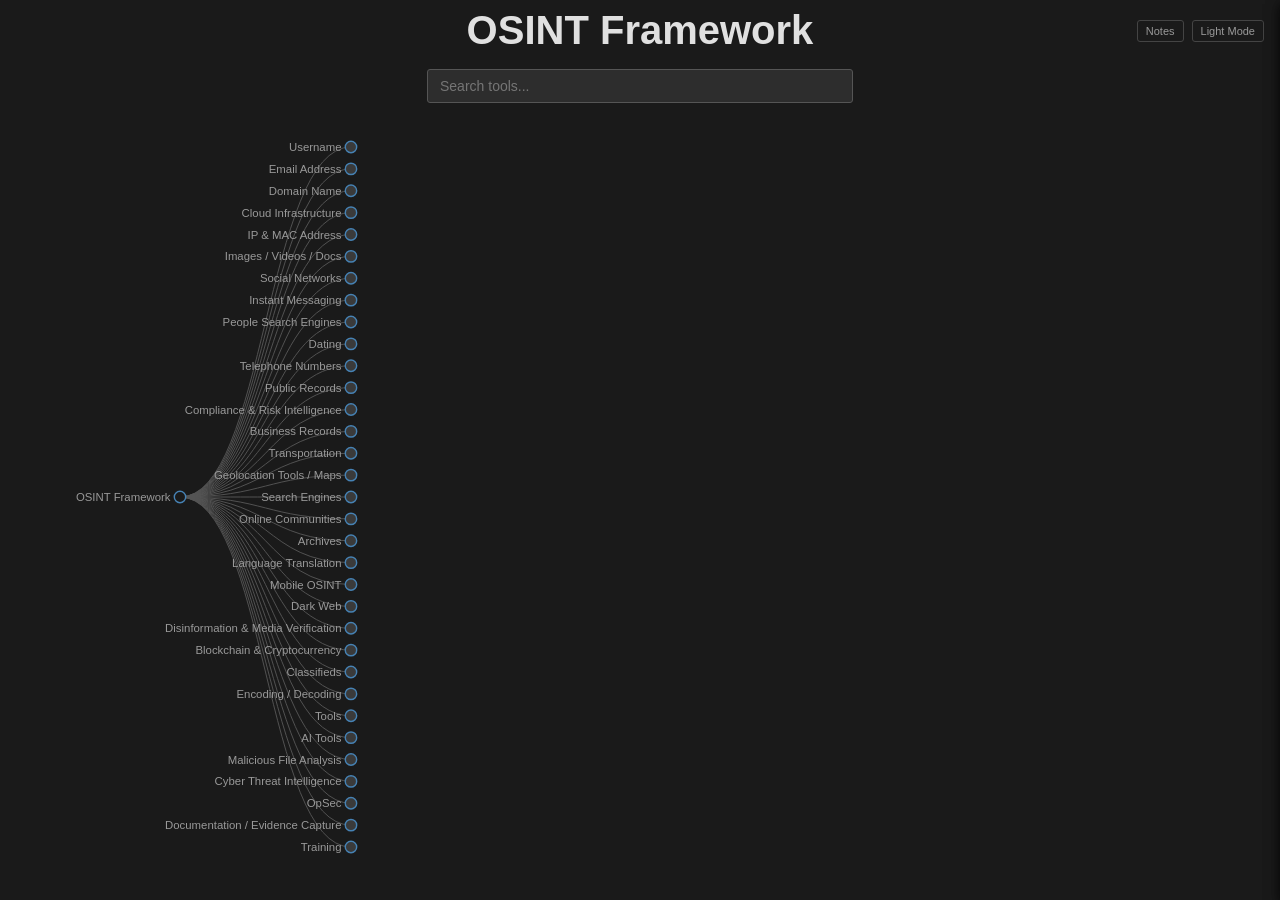
<file: extracted/OSINT-HUB/osint-framework/public/index.html>
<!DOCTYPE html>
<html>
  <head>
    <meta charset="UTF-8">

    <!-- Viewport Settings -->
    <meta name="viewport" content="width=device-width, initial-scale=1.0">
    <meta http-equiv="Content-Type" content="text/html;charset=utf-8"/>
    <link type="text/css" rel="stylesheet" href="css/arf.css"/>
    <link type="text/css" rel="stylesheet" href="css/panel.css"/>
    <script type="text/javascript" src="js/d3.min.js"></script>
    <title>OSINT Framework</title>
  </head>
  <noscript>
    <p>Sorry, Your browser does not support JavaScript! Activate JavaScript on your browser or look for a compatible
      browser to use the site.</p>
  </noscript>
  <body>
    <!-- Apply light-mode class immediately if stored preference is light -->
    <script>
      (function() {
        if (localStorage.getItem("theme") === "light") {
          document.body.classList.add("light-mode");
        }
      })();
    </script>
    <div id="body">
      <div id="header">
        <span id="header-title">OSINT Framework</span>
        <div id="header-actions">
          <button id="header-notes-btn" onclick="toggleNotesPanel()">Notes</button>
          <button id="header-theme-toggle" onclick="goDark()">Light Mode</button>
        </div>
      </div>
      <div id="search-container">
        <input type="text" id="search-input" placeholder="Search tools..." autocomplete="off" aria-label="Search OSINT tools">
        <div id="search-results" role="listbox" aria-label="Search results"></div>
      </div>
    </div>

    <!-- Tool details panel -->
    <div id="panel-overlay"></div>
    <div id="tool-panel" role="complementary" aria-label="Tool details">
      <div id="panel-header">
        <div id="panel-header-text">
          <span id="panel-title"></span>
          <div id="panel-breadcrumb" class="empty"></div>
        </div>
        <button id="panel-close" aria-label="Close panel">&#x2715;</button>
      </div>
      <div id="panel-body">
        <div id="panel-cta-section" class="empty">
          <a id="panel-open-tool" href="#" target="_blank" rel="noopener noreferrer">Open Tool &rarr;</a>
        </div>

        <hr class="panel-divider">

        <div id="panel-badges" class="empty"></div>

        <div id="panel-description-section" class="empty">
          <span class="panel-section-label">Description</span>
          <span id="panel-description"></span>
        </div>

        <div id="panel-usage-section" class="empty">
          <span class="panel-section-label">Usage Context</span>
          <span id="panel-usage"></span>
        </div>

        <div id="panel-io-section" class="empty">
          <span class="panel-section-label">Input &rarr; Output</span>
          <span id="panel-io"></span>
        </div>

        <hr class="panel-divider">

        <div id="panel-opsec-section" class="empty">
          <span class="panel-section-label">OPSEC Notes</span>
          <span id="panel-opsec"></span>
        </div>

        <div id="panel-rating-section" class="empty">
          <span class="panel-section-label">Community Rating</span>
          <div id="panel-rating-row">
            <div id="star-rating">
              <button class="star-zero-btn" data-value="0" aria-label="Rate 0 stars" title="0 stars">0</button>
              <span class="star-pos" data-star="1">
                <span class="star-icon">&#9733;</span>
                <button class="star-click star-left" data-value="0.5" aria-label="Rate 0.5 stars"></button>
                <button class="star-click star-right" data-value="1" aria-label="Rate 1 star"></button>
              </span>
              <span class="star-pos" data-star="2">
                <span class="star-icon">&#9733;</span>
                <button class="star-click star-left" data-value="1.5" aria-label="Rate 1.5 stars"></button>
                <button class="star-click star-right" data-value="2" aria-label="Rate 2 stars"></button>
              </span>
              <span class="star-pos" data-star="3">
                <span class="star-icon">&#9733;</span>
                <button class="star-click star-left" data-value="2.5" aria-label="Rate 2.5 stars"></button>
                <button class="star-click star-right" data-value="3" aria-label="Rate 3 stars"></button>
              </span>
              <span class="star-pos" data-star="4">
                <span class="star-icon">&#9733;</span>
                <button class="star-click star-left" data-value="3.5" aria-label="Rate 3.5 stars"></button>
                <button class="star-click star-right" data-value="4" aria-label="Rate 4 stars"></button>
              </span>
              <span class="star-pos" data-star="5">
                <span class="star-icon">&#9733;</span>
                <button class="star-click star-left" data-value="4.5" aria-label="Rate 4.5 stars"></button>
                <button class="star-click star-right" data-value="5" aria-label="Rate 5 stars"></button>
              </span>
            </div>
            <span id="rating-avg">&#8230;</span>
          </div>
        </div>

      </div>
      <div id="panel-footer">
        <div id="panel-report-section">
          <span class="panel-section-label">Report an Issue</span>
          <div id="panel-report-buttons">
            <button class="report-btn" data-type="dead_link">Dead link</button>
            <button class="report-btn" data-type="paywalled">Paywalled</button>
            <button class="report-btn" data-type="incorrect_info">Incorrect info</button>
          </div>
          <div id="panel-report-feedback" class="panel-report-feedback hidden"></div>
        </div>
      </div>
    </div>

    <script src="js/arf.js"></script>

    <div class="legend"><p>
    <span class="badge badge-T">T</span> - Indicates a link to a tool that must be installed and run locally<br>
    <span class="badge badge-D">D</span> - Google Dork, for more information: <a href="https://en.wikipedia.org/wiki/Google_hacking">Google Hacking</a><br>
    <span class="badge badge-R">R</span> - Requires registration<br>
    <span class="badge badge-M">M</span> - Indicates a URL that contains the search term and the URL itself must be edited manually<br>
    </p>
    <script>
      (function() {
        var isLight = localStorage.getItem("theme") === "light";
        var btn = document.getElementById("header-theme-toggle");
        if (btn) btn.textContent = isLight ? "Dark Mode" : "Light Mode";
      })();
    </script>
    </div>

    <div id="notes-content">
      <h3>Notes</h3>
      OSINT framework focused on gathering information from free tools or resources.  The intention is to help people find free OSINT resources.  Some of the sites included might require registration or offer more data for $$$, but you should be able to get at least a portion of the available information for no cost.<br>

      <p>I originally created this framework with an information security point of view.  Since then, the response from other fields and disciplines has been incredible.  I would love to be able to include any other OSINT resources, especially from fields outside of infosec.  Please let me know about anything that might be missing!</p>

      <h3>For Update Notifications</h3>
      Follow me on Twitter: <a href="https://twitter.com/jnordine">@jnordine</a><br>
      Watch or star the project on Github: <a href="https://github.com/lockfale/osint-framework">https://github.com/lockfale/osint-framework</a>

      <h3>Suggestions, Comments, Feedback</h3>
      Feedback or new tool suggestions are extremely welcome!  Please feel free to reach out on Twitter or submit an issue on Github.
    </div>

    <!-- Mobile notes button (visible only on mobile) -->
    <button id="mobile-notes-btn" onclick="toggleNotesPanel()">Notes</button>

    <!-- Mobile notes overlay panel -->
    <div id="notes-overlay"></div>
    <div id="notes-panel">
      <div id="notes-panel-header">
        <span id="notes-panel-title">Notes</span>
        <button id="notes-panel-close" onclick="toggleNotesPanel()" aria-label="Close notes">&#x2715;</button>
      </div>
      <div id="notes-panel-body"></div>
    </div>

  </body>

</html>
</file>
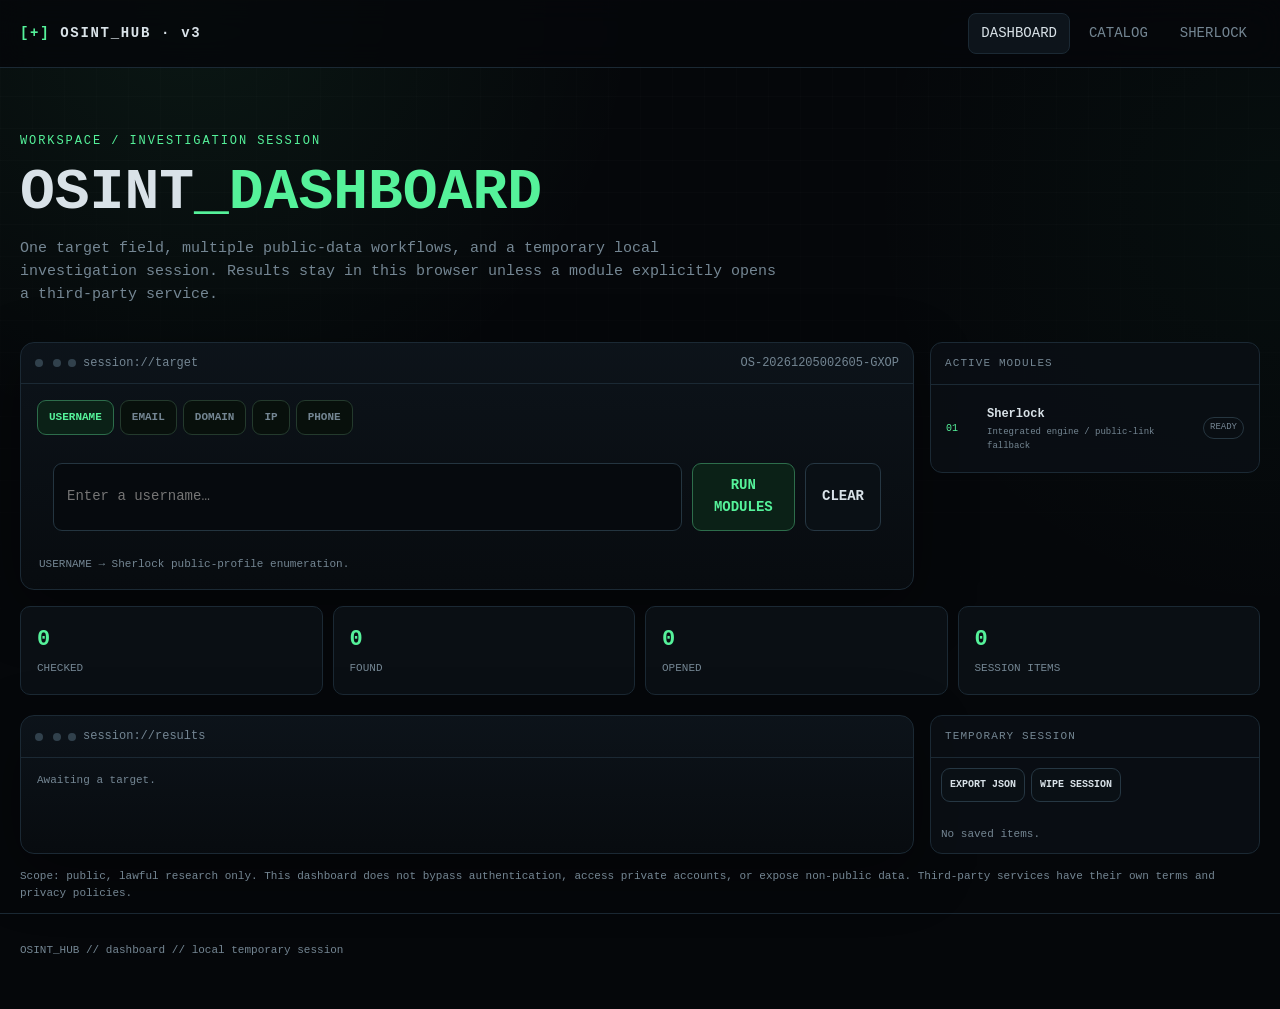
<file: dashboard.html>
<!doctype html>
<html lang="en">
<head>
<meta charset="utf-8"><meta name="viewport" content="width=device-width,initial-scale=1">
<title>OSINT HUB // Dashboard</title><link rel="stylesheet" href="styles.css">
</head>
<body>
<header class="topbar"><div class="container nav">
<a class="brand" href="index.html"><span class="prompt">[+]</span> OSINT_HUB · v3</a>
<nav class="navlinks">
<a class="active" href="dashboard.html">DASHBOARD</a><a href="index.html">CATALOG</a><a href="sherlock.html">SHERLOCK</a>
</nav></div></header>

<main class="container">
<section class="hero compact-hero">
<div class="eyebrow">workspace / investigation session</div>
<h1>OSINT<span class="prompt">_DASHBOARD</span></h1>
<p class="lead">One target field, multiple public-data workflows, and a temporary local investigation session. Results stay in this browser unless a module explicitly opens a third-party service.</p>
</section>

<section class="dashboard-grid">
<section class="terminal target-terminal">
<div class="termhead"><span class="dot"></span><span class="dot"></span><span class="dot"></span><span>session://target</span><span class="term-spacer"></span><span id="sessionId">SESSION —</span></div>
<div class="target-controls">
<div class="type-tabs" id="typeTabs">
<button class="type-tab active" data-type="USERNAME">USERNAME</button>
<button class="type-tab" data-type="EMAIL">EMAIL</button>
<button class="type-tab" data-type="DOMAIN">DOMAIN</button>
<button class="type-tab" data-type="IP">IP</button>
<button class="type-tab" data-type="PHONE">PHONE</button>
</div>
<div class="searchbox">
<input id="target" maxlength="128" placeholder="Enter a username…" autocomplete="off" spellcheck="false">
<button id="run">RUN MODULES</button>
<button id="clear" class="secondary">CLEAR</button>
</div>
<div class="module-hint" id="moduleHint">USERNAME → Sherlock public-profile enumeration.</div>
</div>
</section>

<section class="panel module-panel">
<div class="paneltitle">ACTIVE MODULES</div>
<div id="modules" class="module-list"></div>
</section>
</section>

<section class="stats dashboard-stats">
<div class="stat"><b id="checked">0</b><span>CHECKED</span></div>
<div class="stat"><b id="found">0</b><span>FOUND</span></div>
<div class="stat"><b id="opened">0</b><span>OPENED</span></div>
<div class="stat"><b id="sessionCount">0</b><span>SESSION ITEMS</span></div>
</section>

<section class="workspace">
<section class="terminal">
<div class="termhead"><span class="dot"></span><span class="dot"></span><span class="dot"></span><span>session://results</span></div>
<div id="progress" class="progress"><i></i></div>
<div id="status" class="results"><div class="notice">Awaiting a target.</div></div>
<div id="results" class="results"></div>
</section>

<aside class="panel session-panel">
<div class="paneltitle">TEMPORARY SESSION</div>
<div class="session-tools">
<button id="export" class="secondary">EXPORT JSON</button>
<button id="wipe" class="secondary">WIPE SESSION</button>
</div>
<div id="sessionItems" class="session-items"><div class="notice">No saved items.</div></div>
</aside>
</section>

<p class="notice">Scope: public, lawful research only. This dashboard does not bypass authentication, access private accounts, or expose non-public data. Third-party services have their own terms and privacy policies.</p>
</main>
<footer><div class="container">OSINT_HUB // dashboard // local temporary session</div></footer>
<script src="runtime.js"></script>
<script src="dashboard.js"></script>
</body></html>
</file>
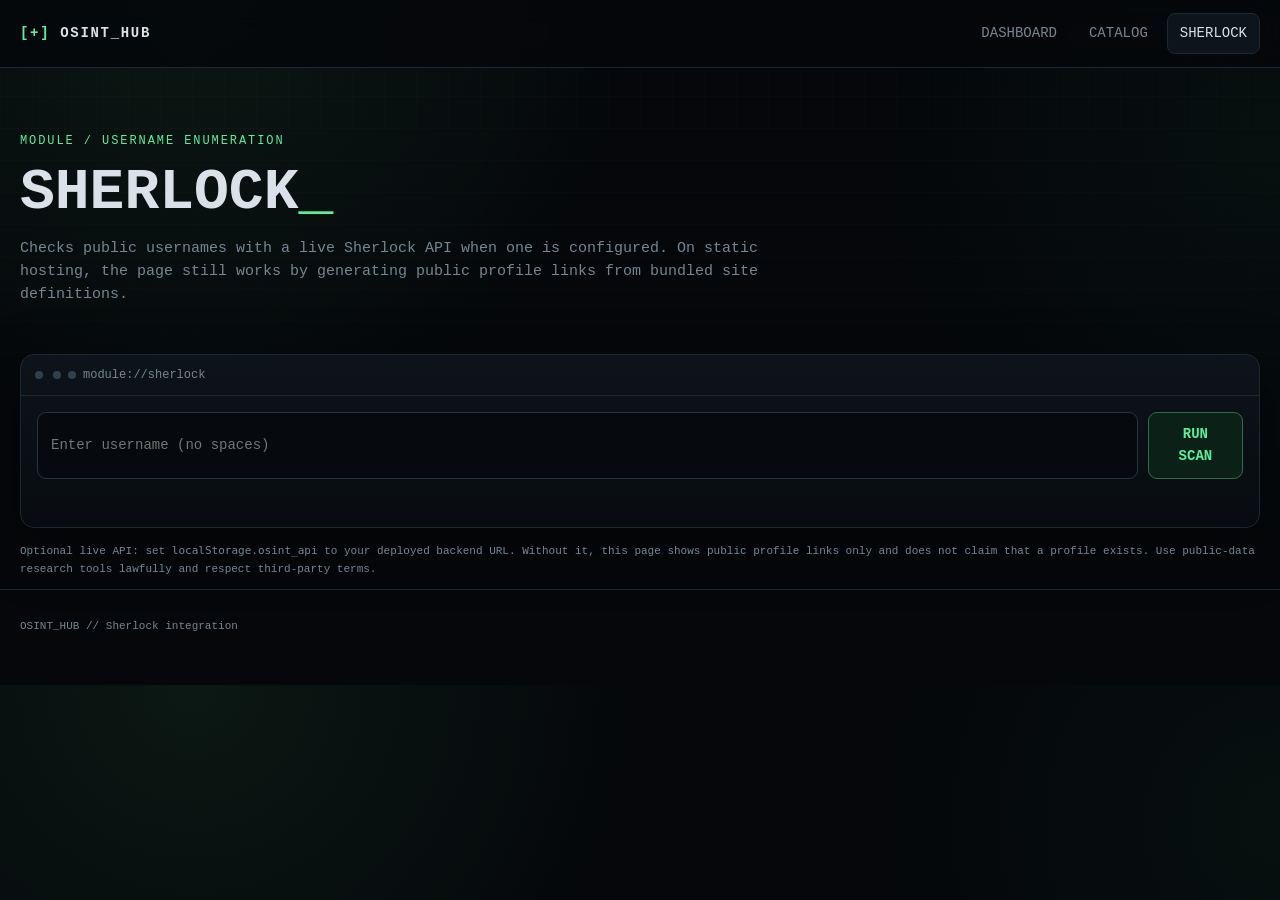
<file: sherlock.html>
<!doctype html>
<html lang="en"><head><meta charset="utf-8"><meta name="viewport" content="width=device-width,initial-scale=1"><title>OSINT HUB // Sherlock</title><link rel="stylesheet" href="styles.css"></head>
<body><header class="topbar"><div class="container nav"><a class="brand" href="index.html"><span class="prompt">[+]</span> OSINT_HUB</a><nav class="navlinks"><a href="dashboard.html">DASHBOARD</a><a href="index.html">CATALOG</a><a class="active" href="sherlock.html">SHERLOCK</a></nav></div></header>
<main class="container"><section class="hero"><div class="eyebrow">module / username enumeration</div><h1>SHERLOCK<span class="prompt">_</span></h1><p class="lead">Checks public usernames with a live Sherlock API when one is configured. On static hosting, the page still works by generating public profile links from bundled site definitions.</p></section>
<section class="terminal"><div class="termhead"><span class="dot"></span><span class="dot"></span><span class="dot"></span><span>module://sherlock</span></div><div class="searchbox"><input id="username" maxlength="64" placeholder="Enter username (no spaces)" autocomplete="off"><button id="run">RUN SCAN</button></div><div class="progress" id="progress"><i></i></div><div class="results" id="summary"></div><div class="results" id="results"></div></section>
<p class="notice">Optional live API: set <code>localStorage.osint_api</code> to your deployed backend URL. Without it, this page shows public profile links only and does not claim that a profile exists. Use public-data research tools lawfully and respect third-party terms.</p></main><footer><div class="container">OSINT_HUB // Sherlock integration</div></footer>
<script src="./runtime.js?v=20260901"></script>
<script>
/* Self-contained fallback for static hosting or a missing runtime.js asset. */
if (!window.OSINTHub) {
  window.OSINTHub = (() => {
    async function fetchJson(url, timeout = 12000) {
      const controller = new AbortController();
      const timer = setTimeout(() => controller.abort(), timeout);
      try {
        const response = await fetch(url, { signal: controller.signal, headers: { Accept: 'application/json' } });
        const text = await response.text();
        let data = null;
        try { data = text ? JSON.parse(text) : null; } catch (_) {}
        if (!response.ok) throw new Error((data && (data.detail || data.message)) || `HTTP ${response.status}`);
        if (data === null) throw new Error('Server did not return JSON');
        return data;
      } finally { clearTimeout(timer); }
    }
    async function publicUsernameLinks(username, limit = 120) {
      const data = await fetchJson('./sherlock-data.json', 12000);
      const items = [];
      for (const [site, info] of Object.entries(data)) {
        if (!info || typeof info !== 'object' || typeof info.url !== 'string') continue;
        if (info.regexCheck) { try { if (!(new RegExp(info.regexCheck)).test(username)) continue; } catch (_) {} }
        const url = info.url.replace(/\{\}/g, encodeURIComponent(username));
        if (!/^https?:\/\//i.test(url)) continue;
        items.push({ site, url });
        if (items.length >= limit) break;
      }
      return items;
    }
    return {
      api: async () => { throw new Error('No live API is configured.'); },
      publicUsernameLinks,
      apiConfigured: false
    };
  })();
}
</script>
<script>
const $=id=>document.getElementById(id);const esc=s=>String(s??'').replace(/[&<>"']/g,c=>({'&':'&amp;','<':'&lt;','>':'&gt;','"':'&quot;',"'":'&#39;'}[c]));$('run').onclick=scan;$('username').addEventListener('keydown',e=>{if(e.key==='Enter')scan()});
async function scan(){const u=$('username').value.trim();if(!u){$('summary').innerHTML='<div class="notice">Enter a username first.</div>';return}if(/\s/.test(u)||u.length>64){$('summary').innerHTML='<div class="notice">Username must not contain whitespace and must be 64 characters or fewer.</div>';return}$('run').disabled=true;$('progress').style.display='block';$('results').innerHTML='';$('summary').innerHTML='<div class="notice">Initializing username workflow…</div>';try{const d=await OSINTHub.api(`/api/username/${encodeURIComponent(u)}`,45000);const rows=(d.results||[]).filter(x=>x.status==='CLAIMED');$('summary').innerHTML=`<div class="stats" style="margin:0 0 10px"><div class="stat"><b>${esc(d.checked)}</b><span>CHECKED</span></div><div class="stat"><b>${esc(d.found)}</b><span>CLAIMED</span></div><div class="stat"><b>${esc(d.username)}</b><span>QUERY</span></div><div class="stat"><b>API</b><span>MODE</span></div></div>`;$('results').innerHTML=rows.length?rows.map(x=>`<div class="result"><a href="${esc(x.url)}" target="_blank" rel="noopener noreferrer">${esc(x.site)}</a><span class="status CLAIMED">CLAIMED</span></div>`).join(''):'<div class="empty">No claimed profiles were returned.</div>'}catch(_){try{const rows=await OSINTHub.publicUsernameLinks(u,120);$('summary').innerHTML=`<div class="stats" style="margin:0 0 10px"><div class="stat"><b>${rows.length}</b><span>PUBLIC LINKS</span></div><div class="stat"><b>—</b><span>CLAIMED</span></div><div class="stat"><b>${esc(u)}</b><span>QUERY</span></div><div class="stat"><b>STATIC</b><span>MODE</span></div></div>`;$('results').innerHTML=rows.length?rows.map(x=>`<div class="result"><a href="${esc(x.url)}" target="_blank" rel="noopener noreferrer">${esc(x.site)}</a><span class="status">PUBLIC LINK</span></div>`).join(''):'<div class="empty">No compatible public profile links were generated.</div>'}catch(e){$('summary').innerHTML=`<div class="notice" style="color:var(--danger)">ERROR: ${esc(e.message)}</div>`}}finally{$('progress').style.display='none';$('run').disabled=false}}
</script></body></html>
</file>
<file: extracted/OSINT-HUB/osint-framework/public/css/arf.css>
/* === Design tokens === */
:root {
  /* Colors */
  --color-bg:               #1a1a1a;
  --color-surface:          #2d2d2d;
  --color-text-primary:     #e0e0e0;
  --color-text-secondary:   #999;
  --color-node-stroke:      steelblue;
  --color-node-fill-branch: #3a3a3a;
  --color-node-fill-leaf:   #1a1a1a;
  --color-link:             #555;
  --color-noscript-bg:      #2a1a00;
  --color-noscript-border:  #7a4a00;
  --color-legend:           #e0e0e0;
  --color-header:           #e0e0e0;

  /* Status badge colors — saturated enough for both light and dark backgrounds */
  --badge-T: #4a9eda;
  --badge-D: #e8944a;
  --badge-R: #c8a030;
  --badge-M: #9a7eda;
  --color-accent:           #4a9eda;
  --color-border:           #444;

  /* Shadows */
  --shadow-sm:  0 1px 3px rgba(0,0,0,0.4);
  --shadow-md:  0 4px 12px rgba(0,0,0,0.5);

  /* Border radius */
  --radius-sm:  3px;
  --radius-md:  6px;

  /* Spacing (4px base scale) */
  --space-1:  4px;
  --space-2:  8px;
  --space-3:  12px;
  --space-4:  16px;
  --space-5:  24px;
  --space-6:  32px;

  /* Typography */
  --font-family: 'Inter', -apple-system, BlinkMacSystemFont, 'Segoe UI', Roboto,
                 'Helvetica Neue', Arial, sans-serif;
  --font-size-sm:   11px;
  --font-size-base: 14px;
  --font-size-lg:   16px;
  --font-size-xl:   40px;
}

body.light-mode {
  --color-bg:               #ffffff;
  --color-surface:          #f5f5f5;
  --color-text-primary:     #000000;
  --color-text-secondary:   #767676;
  --color-node-stroke:      steelblue;
  --color-node-fill-branch: lightsteelblue;
  --color-node-fill-leaf:   #ffffff;
  --color-link:             #ccc;
  --color-noscript-bg:      rgb(255, 228, 196);
  --color-noscript-border:  rgb(255, 204, 153);
  --color-legend:           #000000;
  --color-header:           #000000;
  --color-border:           #ddd;
  --shadow-sm:              0 1px 3px rgba(0,0,0,0.12);
  --shadow-md:              0 4px 12px rgba(0,0,0,0.15);
}

body {
  background-color: var(--color-bg);
  color: var(--color-text-primary);
  font-size: var(--font-size-base);
  font-family: var(--font-family);
  margin: 0;
  overflow: hidden;
}

noscript p {
  text-align: center;
  background-color: var(--color-noscript-bg);
  color: var(--color-text-primary);
  margin: 0 auto;
  width: 80vw;
  padding: 25px 0;
  margin-top: 80px;
  border-radius: 10px;
  border: 1px solid var(--color-noscript-border);
  margin-bottom: 20px;
  display: flex-wrap;
}

#body {
  margin: 0 auto;
  position: relative;
}

svg {
  display: block;
  width: 100%;
  /* Fill remaining viewport height below header + search bar */
  height: calc(100vh - 120px);
  cursor: grab;
}

svg:active {
  cursor: grabbing;
}

#header {
  display: flex;
  align-items: center;
  justify-content: center;
  position: relative;
  font-size: var(--font-size-xl);
  font-weight: bold;
  text-align: center;
  color: var(--color-header);
  padding: var(--space-2) var(--space-4);
}

#header-actions {
  position: absolute;
  right: var(--space-4);
  top: 50%;
  transform: translateY(-50%);
  display: flex;
  gap: var(--space-2);
  align-items: center;
}

#header-actions button {
  background: none;
  border: 1px solid var(--color-border);
  border-radius: var(--radius-sm);
  color: var(--color-text-secondary);
  font-size: var(--font-size-sm);
  font-family: var(--font-family);
  padding: var(--space-1) var(--space-2);
  cursor: pointer;
  white-space: nowrap;
}

#header-actions button:hover {
  color: var(--color-text-primary);
  border-color: var(--color-text-secondary);
}

.legend {
  display: none;
}

#notes-content {
  display: none;
}

.legend a {
  color: var(--color-node-stroke);
}

.node {
  cursor: pointer;
}

.node circle {
  cursor: pointer;
  fill: var(--color-node-fill-leaf);
  stroke: var(--color-node-stroke);
  stroke-width: 1.5px;
}

.node text {
  font-size: 12px;
  fill: var(--color-text-primary);
}

path.link {
  fill: none;
  stroke: var(--color-link);
  stroke-width: 1px;
}

h3 {
  color: var(--color-text-primary);
}

a {
  color: var(--color-node-stroke);
}

/* Status badge pills (used in legend) */
.badge {
  display: inline-block;
  font-size: 10px;
  font-weight: bold;
  padding: 1px 4px;
  border-radius: 3px;
  color: #fff;
  vertical-align: middle;
}
.badge-T { background-color: var(--badge-T); }
.badge-D { background-color: var(--badge-D); }
.badge-R { background-color: var(--badge-R); }
.badge-M { background-color: var(--badge-M); }
/* Search */
#search-container {
  text-align: center;
  padding: var(--space-2) 0 var(--space-1);
}

#search-input {
  width: 400px;
  max-width: 90vw;
  padding: var(--space-2) var(--space-3);
  font-size: var(--font-size-base);
  font-family: var(--font-family);
  background: var(--color-surface);
  color: var(--color-text-primary);
  border: 1px solid var(--color-link);
  border-radius: var(--radius-sm);
  outline: none;
}

#search-input:focus {
  border-color: var(--color-accent);
  box-shadow: 0 0 0 2px rgba(74, 158, 218, 0.25);
}

#search-results {
  margin: var(--space-2) auto 0;
  width: 600px;
  max-width: 90vw;
  text-align: left;
  background: var(--color-surface);
  border: 1px solid var(--color-link);
  border-radius: var(--radius-sm);
  box-shadow: var(--shadow-md);
  max-height: 400px;
  overflow-y: auto;
  display: none;
}

#search-results.visible {
  display: block;
}

.search-result-item {
  padding: var(--space-2) var(--space-3);
  border-bottom: 1px solid var(--color-link);
  font-size: 13px;
  cursor: pointer;
}

.search-result-item:last-child {
  border-bottom: none;
}

.search-result-item:hover {
  background: var(--color-bg);
}

.search-result-header {
  display: flex;
  align-items: center;
  gap: 6px;
}

.search-result-name {
  font-weight: bold;
  color: var(--color-node-stroke);
}

.search-result-ext {
  font-size: 11px;
  color: var(--color-text-secondary);
  text-decoration: none;
  flex-shrink: 0;
  line-height: 1;
}

.search-result-ext:hover {
  color: var(--color-node-stroke);
  text-decoration: none;
}

.search-result-path {
  color: var(--color-text-secondary);
  font-size: var(--font-size-sm);
  margin-top: 2px;
}

.search-no-results {
  padding: var(--space-3);
  color: var(--color-text-secondary);
  text-align: center;
}

/* Mobile floating notes button (hidden on desktop; header button used instead) */
#mobile-notes-btn {
  display: none;
}

/* Notes overlay */
#notes-overlay {
  display: none;
  position: fixed;
  inset: 0;
  background: rgba(0, 0, 0, 0.5);
  z-index: 299;
}

#notes-overlay.visible {
  display: block;
}

/* Notes panel (desktop: side panel) */
#notes-panel {
  display: flex;
  flex-direction: column;
  position: fixed;
  top: 0;
  right: 0;
  width: 400px;
  max-width: 100vw;
  height: 100vh;
  background: var(--color-surface);
  z-index: 300;
  transform: translateX(100%);
  transition: transform 250ms ease;
  will-change: transform;
  box-shadow: var(--shadow-md);
}

#notes-panel.open {
  transform: translateX(0);
}

#notes-panel-header {
  display: flex;
  align-items: center;
  justify-content: space-between;
  padding: var(--space-4);
  border-bottom: 1px solid var(--color-border);
  flex-shrink: 0;
}

#notes-panel-title {
  font-size: var(--font-size-lg);
  font-weight: bold;
  color: var(--color-text-primary);
}

#notes-panel-close {
  background: none;
  border: none;
  color: var(--color-text-secondary);
  font-size: 20px;
  line-height: 1;
  cursor: pointer;
  padding: 2px var(--space-1);
  border-radius: var(--radius-sm);
}

#notes-panel-close:hover {
  color: var(--color-text-primary);
  background: var(--color-bg);
}

#notes-panel-body {
  flex: 1;
  padding: var(--space-4);
  overflow-y: auto;
  font-size: var(--font-size-base);
  color: var(--color-text-primary);
  line-height: 1.6;
}

#notes-panel-body a {
  color: var(--color-node-stroke);
}

#notes-panel-body h3 {
  margin-top: var(--space-4);
  margin-bottom: var(--space-2);
}

#notes-panel-body h3:first-child {
  margin-top: 0;
}

/* === Mobile responsive === */
@media (max-width: 768px) {
  #header {
    font-size: var(--font-size-lg);
    top: 0;
    position: relative;
    padding: var(--space-2) var(--space-3);
  }

  #header-actions {
    right: var(--space-3);
  }

  /* Hide desktop notes button on mobile (floating button used instead) */
  #header-notes-btn {
    display: none;
  }

  #search-container {
    padding: var(--space-1) 0;
  }

  #search-input {
    padding: var(--space-1) var(--space-2);
    font-size: 13px;
  }

  /* Maximize SVG tree viewport */
  svg {
    height: calc(100vh - 80px);
  }

  /* Floating notes button (mobile only) */
  #mobile-notes-btn {
    display: block;
    position: fixed;
    bottom: var(--space-4);
    left: 50%;
    transform: translateX(-50%);
    background: var(--color-surface);
    color: var(--color-text-primary);
    border: 1px solid var(--color-border);
    border-radius: 20px;
    padding: var(--space-2) var(--space-5);
    font-size: var(--font-size-base);
    font-family: var(--font-family);
    font-weight: bold;
    cursor: pointer;
    box-shadow: var(--shadow-md);
    z-index: 100;
  }

  #mobile-notes-btn:hover {
    background: var(--color-bg);
  }

  /* Full-width notes panel on mobile */
  #notes-panel {
    width: 100vw;
    box-shadow: none;
  }
}
</file>
<file: extracted/OSINT-HUB/osint-framework/public/css/panel.css>
/* === Tool Details Panel === */

/* Overlay backdrop (mobile) */
#panel-overlay {
  display: none;
  position: fixed;
  inset: 0;
  background: rgba(0, 0, 0, 0.5);
  z-index: 199;
}

#panel-overlay.visible {
  display: block;
  pointer-events: none;
}

/* Panel container */
#tool-panel {
  position: fixed;
  top: 0;
  right: 0;
  width: 340px;
  height: 100vh;
  height: 100dvh;
  background: var(--color-surface);
  border-left: 1px solid var(--color-border);
  box-shadow: var(--shadow-md);
  z-index: 200;
  display: flex;
  flex-direction: column;
  transform: translateX(100%);
  transition: transform 250ms ease;
  will-change: transform;
}

#tool-panel.open {
  transform: translateX(0);
}

/* Header bar */
#panel-header {
  display: flex;
  align-items: flex-start;
  justify-content: space-between;
  gap: var(--space-3);
  padding: var(--space-4);
  border-bottom: 1px solid var(--color-border);
  flex-shrink: 0;
}

#panel-header-text {
  display: flex;
  flex-direction: column;
  gap: var(--space-1);
  min-width: 0;
  flex: 1;
}

#panel-title {
  font-size: var(--font-size-lg);
  font-weight: bold;
  color: var(--color-text-primary);
  line-height: 1.3;
  word-break: break-word;
}

#panel-close {
  background: none;
  border: none;
  color: var(--color-text-secondary);
  font-size: 20px;
  line-height: 1;
  cursor: pointer;
  padding: 2px var(--space-1);
  border-radius: var(--radius-sm);
  flex-shrink: 0;
}

#panel-close:hover {
  color: var(--color-text-primary);
  background: var(--color-bg);
}

/* Panel body sections */
#panel-body {
  flex: 1;
  padding: var(--space-4);
  display: flex;
  flex-direction: column;
  gap: var(--space-4);
  overflow-y: auto;
}

/* Breadcrumb (lives in panel-header now) */
#panel-breadcrumb {
  font-size: var(--font-size-sm);
  color: var(--color-text-secondary);
  line-height: 1.5;
  word-break: break-word;
}

#panel-breadcrumb.empty {
  display: none;
}

/* Badges */
#panel-badges {
  display: flex;
  flex-wrap: wrap;
  gap: var(--space-2);
}

#panel-badges.empty {
  display: none;
}

/* Description */
#panel-description-section {
  display: flex;
  flex-direction: column;
  gap: var(--space-2);
}

#panel-description-section.empty {
  display: none;
}

.panel-section-label {
  font-size: var(--font-size-sm);
  font-weight: bold;
  color: var(--color-text-secondary);
  text-transform: uppercase;
  letter-spacing: 0.05em;
}

#panel-description {
  font-size: var(--font-size-base);
  color: var(--color-text-primary);
  line-height: 1.5;
}

/* Usage context */
#panel-usage-section {
  display: flex;
  flex-direction: column;
  gap: var(--space-2);
}

#panel-usage-section.empty {
  display: none;
}

#panel-usage {
  font-size: var(--font-size-base);
  color: var(--color-text-primary);
  line-height: 1.5;
}

/* Input → Output */
#panel-io-section {
  display: flex;
  flex-direction: column;
  gap: var(--space-2);
}

#panel-io-section.empty {
  display: none;
}

#panel-io {
  font-size: var(--font-size-sm);
  color: var(--color-text-secondary);
}

/* OPSEC notes */
#panel-opsec-section {
  display: flex;
  flex-direction: column;
  gap: var(--space-2);
}

#panel-opsec-section.empty {
  display: none;
}

#panel-opsec {
  display: flex;
  flex-direction: column;
  gap: var(--space-2);
}

/* Community rating */
#panel-rating-section {
  display: flex;
  flex-direction: column;
  gap: var(--space-2);
}

#panel-rating-row {
  display: flex;
  align-items: center;
  gap: var(--space-3);
}

#star-rating {
  display: flex;
  align-items: center;
  gap: 2px;
}

.star-zero-btn {
  background: none;
  border: 1px solid var(--color-text-secondary);
  border-radius: 50%;
  width: 20px;
  height: 20px;
  font-size: 11px;
  font-weight: 600;
  cursor: pointer;
  color: var(--color-text-secondary);
  line-height: 1;
  display: flex;
  align-items: center;
  justify-content: center;
  margin-right: 2px;
  transition: color 100ms ease, border-color 100ms ease, transform 100ms ease;
}

.star-zero-btn:hover {
  transform: scale(1.15);
  color: #e8960f;
  border-color: #e8960f;
}

.star-zero-btn.active {
  color: #e8960f;
  border-color: #e8960f;
  background: rgba(232, 150, 15, 0.1);
}

.star-pos {
  position: relative;
  display: inline-block;
  cursor: pointer;
}

.star-icon {
  font-size: 22px;
  line-height: 1;
  color: var(--color-text-secondary);
  pointer-events: none;
  transition: color 100ms ease, transform 100ms ease;
}

.star-pos:hover .star-icon {
  transform: scale(1.15);
}

.star-icon.filled {
  color: #f5a623;
}

.star-icon.half-filled {
  background: linear-gradient(to right, #f5a623 50%, var(--color-text-secondary) 50%);
  -webkit-background-clip: text;
  background-clip: text;
  -webkit-text-fill-color: transparent;
}

.star-icon.user-rated {
  color: #e8960f;
}

.star-icon.user-rated.half-filled {
  background: linear-gradient(to right, #e8960f 50%, var(--color-text-secondary) 50%);
  -webkit-background-clip: text;
  background-clip: text;
  -webkit-text-fill-color: transparent;
}

.star-click {
  position: absolute;
  top: 0;
  height: 100%;
  background: none;
  border: none;
  cursor: pointer;
  opacity: 0;
  padding: 0;
  margin: 0;
}

.star-click.star-left {
  left: 0;
  width: 50%;
}

.star-click.star-right {
  left: 50%;
  width: 50%;
}

#rating-avg {
  font-size: var(--font-size-sm);
  color: var(--color-text-secondary);
  white-space: nowrap;
}

/* Footer (sticky, always visible) */
#panel-footer {
  flex-shrink: 0;
  padding: var(--space-3) var(--space-4);
  border-top: 1px solid var(--color-border);
  background: var(--color-surface);
}

/* Report buttons */
#panel-report-section {
  display: flex;
  flex-direction: column;
  gap: var(--space-2);
}

#panel-report-buttons {
  display: flex;
  flex-wrap: wrap;
  gap: var(--space-2);
}

.report-btn {
  background: none;
  border: 1px solid var(--color-border);
  border-radius: var(--radius-sm);
  padding: var(--space-1) var(--space-3);
  font-size: var(--font-size-sm);
  color: var(--color-text-secondary);
  cursor: pointer;
  font-family: var(--font-family);
  transition: background 150ms ease, color 150ms ease;
}

.report-btn:hover {
  background: var(--color-bg);
  color: var(--color-text-primary);
}

/* Dividers */
.panel-divider {
  border: none;
  border-top: 1px solid var(--color-border);
  margin: 0;
}

/* CTA button */
#panel-cta-section {
  flex-shrink: 0;
  text-align: center;
}

#panel-cta-section.empty {
  display: none;
}

#panel-open-tool {
  display: inline-block;
  padding: var(--space-3) var(--space-5);
  background: var(--color-accent);
  color: #fff;
  border: none;
  border-radius: var(--radius-md);
  font-size: var(--font-size-base);
  font-family: var(--font-family);
  font-weight: bold;
  cursor: pointer;
  text-align: center;
  text-decoration: none;
  white-space: nowrap;
}

#panel-open-tool:hover {
  opacity: 0.88;
}


/* Enrichment badge pills (status, pricing, opsec) */
.badge-pill {
  display: inline-block;
  padding: 2px 10px;
  border-radius: 12px;
  font-size: var(--font-size-sm);
  font-weight: bold;
  color: #fff;
  text-transform: capitalize;
  white-space: nowrap;
}

/* Status badges */
.badge-live      { background: #2d9e2d; }
.badge-down      { background: #c84040; }
.badge-degraded  { background: #b87800; }

/* Pricing badges */
.badge-free      { background: #2d9e2d; }
.badge-freemium  { background: #b87800; }
.badge-paid      { background: #c84040; }

/* OPSEC badges */
.badge-passive   { background: #2d9e2d; }
.badge-active    { background: #c84040; }

/* Unknown / fallback */
.badge-unknown          { background: #606060; }

/* Boolean feature badges */
.badge-api              { background: #1e90cc; }
.badge-invitation-only  { background: #b87800; }
.badge-deprecated       { background: #8b3030; }
.badge-nsfw             { background: #9b2b9b; }
.badge-region           { background: #2e7d32; }

/* OPSEC row layout */
.opsec-row {
  display: flex;
  align-items: flex-start;
  gap: var(--space-2);
  flex-wrap: wrap;
}

.opsec-note {
  font-size: var(--font-size-sm);
  color: var(--color-text-secondary);
  line-height: 1.5;
}

/* Usage context sub-fields */
.usage-best-for {
  margin-bottom: var(--space-2);
}

.usage-io {
  font-size: var(--font-size-sm);
  color: var(--color-text-secondary);
}

/* Description placeholder */
.panel-placeholder {
  font-style: italic;
  color: var(--color-text-secondary);
}

/* Node selection ring */
.node circle.selected-ring {
  stroke: var(--color-accent);
  stroke-width: 3px;
}

/* Mobile: full-screen overlay */
@media (max-width: 768px) {
  #tool-panel {
    width: 100vw;
    height: 100vh;
    height: 100dvh;
    top: 0;
    right: 0;
    border-left: none;
    border-radius: 0;
  }

  #panel-overlay.visible {
    pointer-events: auto;
  }
}
</file>
<file: styles.css>
:root {
  --bg:#05070a; --panel:#0a0f14; --panel2:#0d141b; --line:#1b2934;
  --text:#d9e2e8; --muted:#748693; --accent:#55f29a; --accent2:#27c97a;
  --danger:#ff6875; --warn:#f0c674; --shadow:0 18px 60px rgba(0,0,0,.38);
}
*{box-sizing:border-box}
html{scroll-behavior:smooth}
body{margin:0;background:
 radial-gradient(circle at 15% 0%,rgba(85,242,154,.07),transparent 28rem),
 radial-gradient(circle at 100% 20%,rgba(39,201,122,.04),transparent 26rem),
 var(--bg);color:var(--text);font:14px/1.55 ui-monospace,SFMono-Regular,Menlo,Monaco,Consolas,"Liberation Mono",monospace}
body:before{content:"";position:fixed;inset:0;pointer-events:none;background-image:linear-gradient(rgba(255,255,255,.018) 1px,transparent 1px),linear-gradient(90deg,rgba(255,255,255,.012) 1px,transparent 1px);background-size:32px 32px;mask-image:linear-gradient(to bottom,#000,transparent 85%);z-index:-1}
a{color:inherit}
button,input,select{font:inherit}
.container{width:min(1240px,calc(100% - 32px));margin:auto}
.topbar{height:68px;border-bottom:1px solid var(--line);background:rgba(5,7,10,.82);backdrop-filter:blur(14px);position:sticky;top:0;z-index:20}
.nav{height:100%;display:flex;align-items:center;justify-content:space-between;gap:20px}
.brand{display:flex;align-items:center;gap:10px;text-decoration:none;font-weight:800;letter-spacing:.12em}
.prompt{color:var(--accent)}
.navlinks{display:flex;gap:6px}
.navlinks a{padding:9px 12px;border:1px solid transparent;border-radius:8px;text-decoration:none;color:var(--muted)}
.navlinks a:hover,.navlinks a.active{color:var(--text);border-color:var(--line);background:var(--panel2)}
.hero{padding:64px 0 32px}
.eyebrow{color:var(--accent);font-size:12px;letter-spacing:.16em;text-transform:uppercase}
h1{font-size:clamp(30px,5vw,58px);line-height:1.02;margin:12px 0}
h2{margin:0 0 10px}
.lead{max-width:760px;color:var(--muted);font-size:15px}
.terminal{border:1px solid var(--line);background:linear-gradient(180deg,rgba(13,20,27,.96),rgba(8,12,16,.96));box-shadow:var(--shadow);border-radius:14px;overflow:hidden}
.termhead{display:flex;align-items:center;gap:7px;padding:11px 14px;border-bottom:1px solid var(--line);color:var(--muted);font-size:12px}
.dot{width:8px;height:8px;border-radius:50%;background:#31414c}.dot:nth-child(2){margin-left:3px}
.searchbox{display:flex;gap:10px;padding:16px}
input,select{width:100%;background:#060a0e;border:1px solid #243540;color:var(--text);border-radius:9px;padding:12px 13px;outline:none}
input:focus,select:focus{border-color:var(--accent);box-shadow:0 0 0 3px rgba(85,242,154,.08)}
button{border:1px solid #2d6d4b;background:#0b2117;color:var(--accent);border-radius:9px;padding:11px 16px;cursor:pointer;font-weight:700}
button:hover{background:#0e2b1d;border-color:var(--accent)}
button.secondary{background:#0a1015;color:var(--text);border-color:#263743}
.stats{display:grid;grid-template-columns:repeat(4,1fr);gap:10px;margin:20px 0}
.stat{padding:16px;border:1px solid var(--line);background:var(--panel);border-radius:10px}
.stat b{display:block;font-size:22px;color:var(--accent)}
.stat span{color:var(--muted);font-size:11px}
.layout{display:grid;grid-template-columns:260px 1fr;gap:16px;padding:18px 0 60px}
.sidebar{position:sticky;top:86px;align-self:start}
.panel{border:1px solid var(--line);background:rgba(10,15,20,.9);border-radius:12px;overflow:hidden}
.paneltitle{padding:12px 14px;border-bottom:1px solid var(--line);font-size:11px;color:var(--muted);text-transform:uppercase;letter-spacing:.1em}
.categories{max-height:65vh;overflow:auto;padding:7px}
.cat{display:block;width:100%;text-align:left;background:none;border:0;border-radius:7px;color:var(--muted);padding:8px 9px;font-weight:500}
.cat:hover,.cat.active{background:#0e181f;color:var(--accent)}
.grid{display:grid;grid-template-columns:repeat(auto-fill,minmax(285px,1fr));gap:12px}
.tool{border:1px solid var(--line);background:linear-gradient(180deg,#0b1117,#080d12);border-radius:11px;padding:15px;display:flex;flex-direction:column;min-height:185px}
.tool:hover{border-color:#315044;transform:translateY(-1px)}
.tooltop{display:flex;justify-content:space-between;gap:10px}
.tool h3{margin:0;font-size:15px}
.badges{display:flex;gap:5px;flex-wrap:wrap;margin:9px 0}
.badge{font-size:10px;padding:3px 6px;border:1px solid #263640;border-radius:99px;color:var(--muted)}
.badge.live{color:var(--accent);border-color:#285b43}
.tool p{color:var(--muted);margin:6px 0 14px;font-size:12px;flex:1}
.toolfoot{display:flex;align-items:center;justify-content:space-between;gap:8px;color:var(--muted);font-size:10px}
.toolfoot a{color:var(--accent);text-decoration:none}
.empty{padding:35px;text-align:center;color:var(--muted);border:1px dashed #25343f;border-radius:10px}
.notice{margin-top:14px;color:var(--muted);font-size:11px}
.results{padding:0 16px 16px}
.result{display:grid;grid-template-columns:1fr auto;gap:12px;align-items:center;border-top:1px solid #15212a;padding:11px 4px}
.result a{color:var(--text);text-decoration:none}.result a:hover{color:var(--accent)}
.status{font-size:10px;border-radius:99px;padding:3px 7px;border:1px solid #263640;color:var(--muted)}
.status.CLAIMED{color:var(--accent);border-color:#285b43;background:#0a1b12}
.status.AVAILABLE{color:var(--danger);border-color:#63323a}
.status.ERROR{color:var(--warn);border-color:#5b4a28}
.progress{height:3px;background:#142019;margin:0 16px 12px;border-radius:99px;overflow:hidden;display:none}
.progress i{display:block;height:100%;width:35%;background:var(--accent);animation:scan 1s infinite ease-in-out}
@keyframes scan{0%{transform:translateX(-120%)}100%{transform:translateX(310%)}}
footer{padding:28px 0 50px;color:var(--muted);font-size:11px;border-top:1px solid var(--line)}
@media(max-width:800px){.layout{grid-template-columns:1fr}.sidebar{position:static}.categories{display:flex;gap:5px;overflow:auto;max-height:none}.cat{white-space:nowrap;width:auto}.stats{grid-template-columns:repeat(2,1fr)}.navlinks a{padding:7px}.searchbox{flex-direction:column}.searchbox button{width:100%}}

/* Dashboard */
.compact-hero{padding-bottom:20px}
.dashboard-grid{display:grid;grid-template-columns:1fr 330px;gap:16px}
.term-spacer{flex:1}.target-controls{padding:16px}
.type-tabs{display:flex;gap:6px;flex-wrap:wrap;margin-bottom:12px}
.type-tab{padding:8px 11px;background:#08100c;border-color:#243a2d;color:var(--muted);font-size:11px}
.type-tab.active{color:var(--accent);border-color:#2d6d4b;background:#0b2117}
.module-hint{padding:9px 2px 0;color:var(--muted);font-size:11px}
.module-panel{height:max-content}
.module-list{padding:7px}
.module-row{display:grid;grid-template-columns:32px 1fr auto;align-items:center;gap:9px;padding:11px 8px;border-bottom:1px solid #15212a}
.module-row:last-child{border-bottom:0}.module-row b{font-size:12px}.module-row small{display:block;color:var(--muted);font-size:9px;margin-top:2px}
.module-index{color:var(--accent);font-size:10px}.module-state{font-size:9px;color:var(--muted);border:1px solid #263640;padding:3px 6px;border-radius:99px}
.dashboard-stats{margin-top:16px}.workspace{display:grid;grid-template-columns:1fr 330px;gap:16px}
.session-panel{height:max-content}.session-tools{display:flex;gap:6px;padding:10px}.session-tools button{font-size:10px;padding:8px}
.session-items{padding:0 10px 10px}.session-item{display:flex;gap:8px;align-items:flex-start;padding:9px 4px;border-top:1px solid #15212a}
.session-item b{font-size:11px}.session-item small{display:block;color:var(--muted);font-size:9px;margin-top:2px}
.session-dot{width:6px;height:6px;background:var(--accent);border-radius:50%;margin-top:5px;box-shadow:0 0 8px rgba(85,242,154,.4)}
.result-head{display:flex;justify-content:space-between;gap:10px;align-items:center;padding:10px 4px}
.result-url{color:var(--muted);font-size:9px;margin-top:3px;max-width:75ch;overflow:hidden;text-overflow:ellipsis;white-space:nowrap}
.status.LAUNCH{color:var(--warn);border-color:#5b4a28}
@media(max-width:900px){.dashboard-grid,.workspace{grid-template-columns:1fr}.module-panel{order:2}}
@media(max-width:600px){.type-tabs{display:grid;grid-template-columns:repeat(2,1fr)}.type-tab{width:100%}.type-tab:last-child{grid-column:span 2}}
</file>
